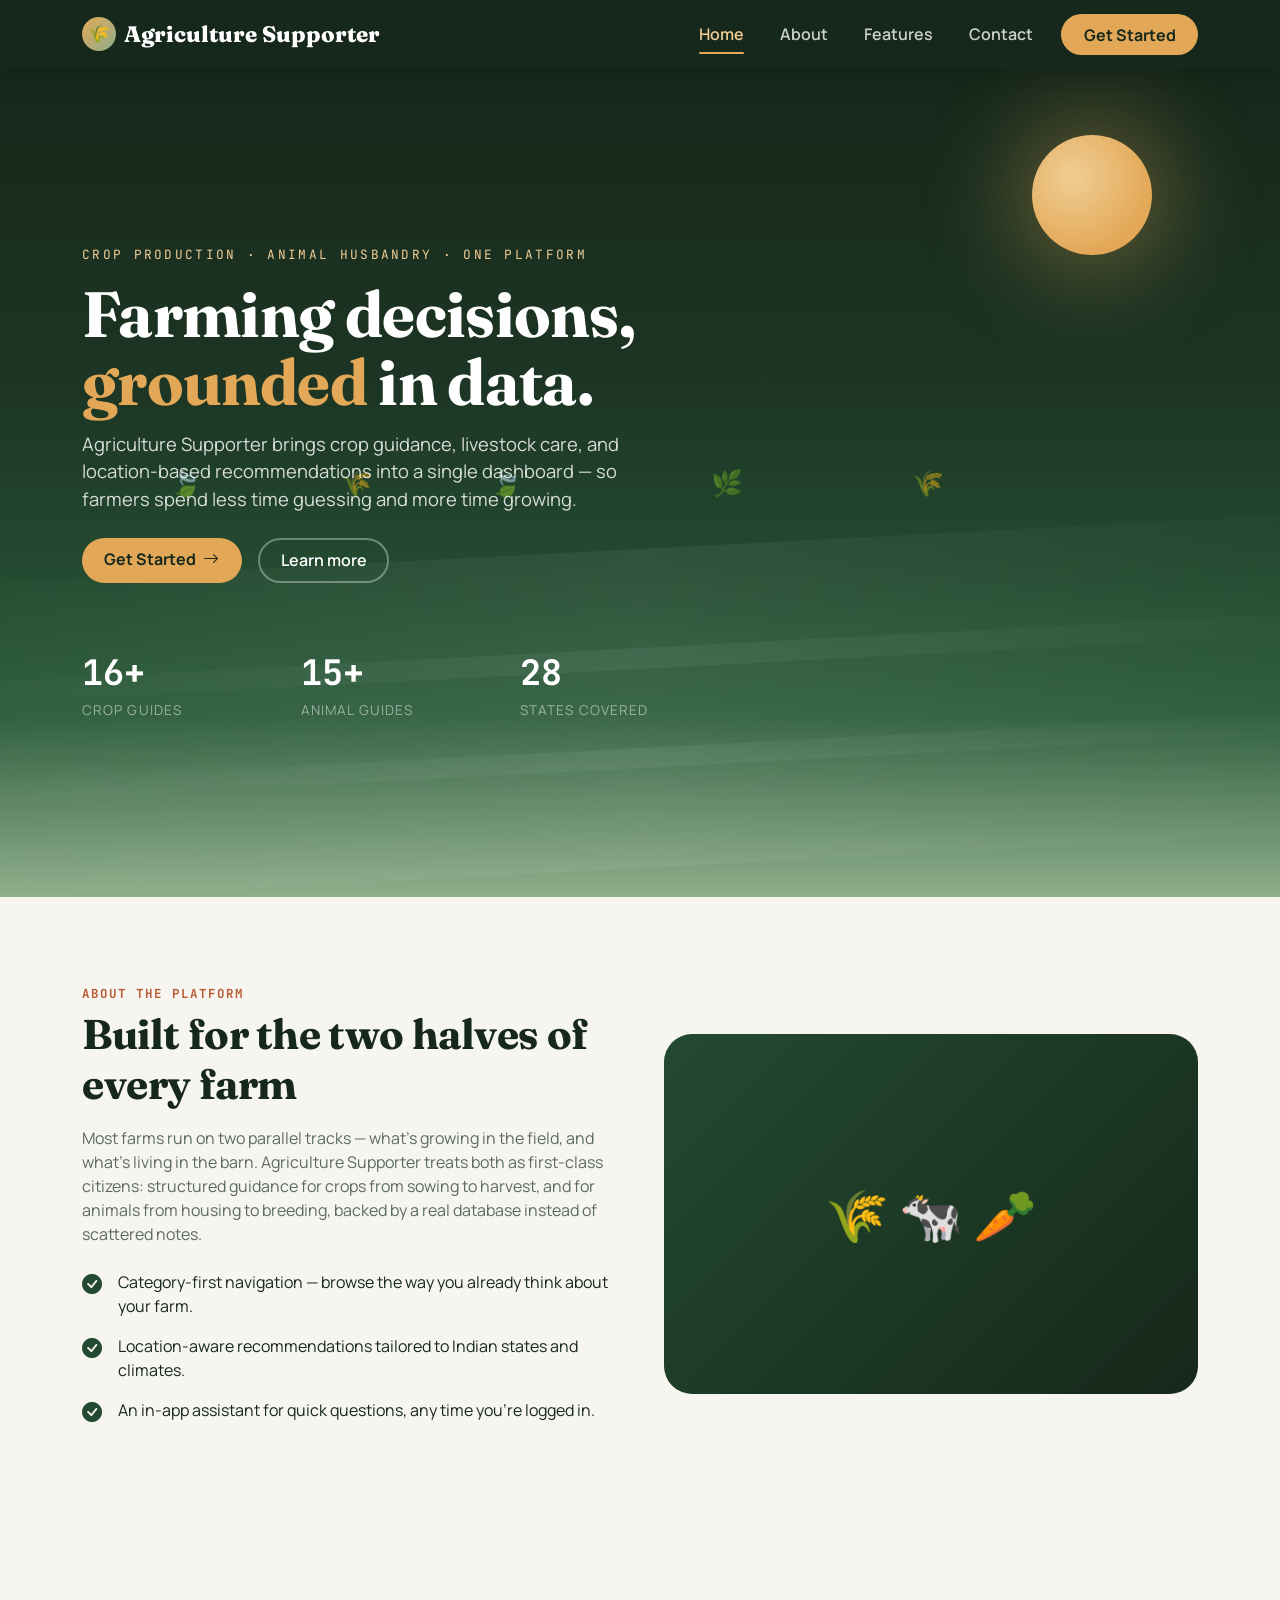
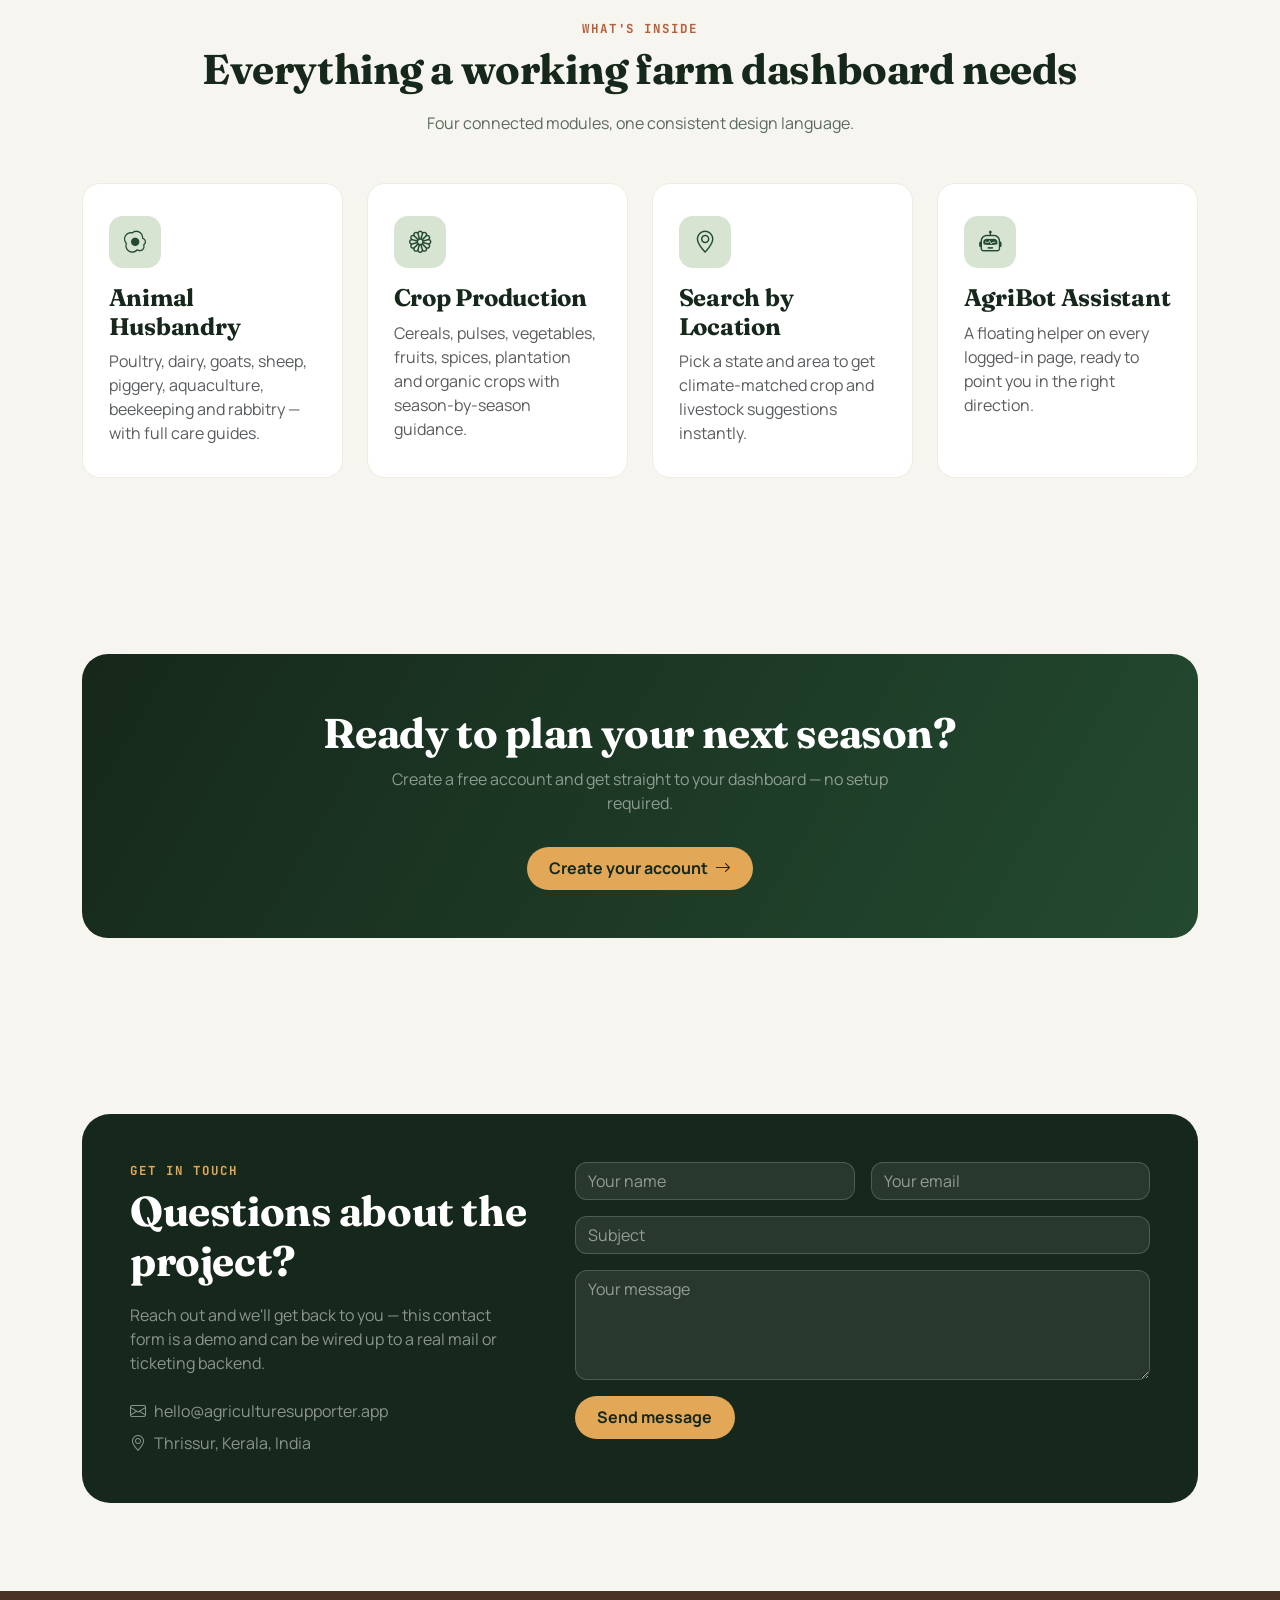
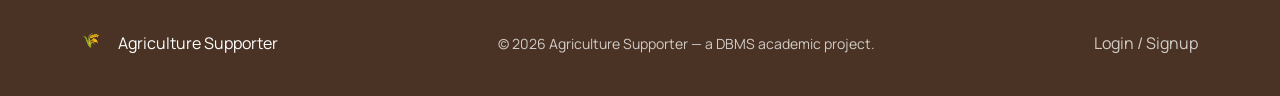
<file: index.html>
<!DOCTYPE html>
<html lang="en">
<head>
<meta charset="UTF-8">
<meta name="viewport" content="width=device-width, initial-scale=1.0">
<title>Agriculture Supporter — Smarter Farming, Rooted in Data</title>
<meta name="description" content="Agriculture Supporter helps farmers make better decisions on crop production and animal husbandry.">

<!-- Fonts -->
<link rel="preconnect" href="https://fonts.googleapis.com">
<link href="https://fonts.googleapis.com/css2?family=Fraunces:opsz,wght@9..144,600;9..144,700;9..144,800&family=Manrope:wght@400;500;600;700;800&family=JetBrains+Mono:wght@500;700&display=swap" rel="stylesheet">
<!-- Bootstrap -->
<link href="https://cdn.jsdelivr.net/npm/bootstrap@5.3.3/dist/css/bootstrap.min.css" rel="stylesheet">
<link rel="stylesheet" href="https://cdn.jsdelivr.net/npm/bootstrap-icons@1.11.3/font/bootstrap-icons.css">
<link rel="stylesheet" href="assets/css/main.css">
</head>
<body>

<!-- ================= NAVBAR ================= -->
<nav class="navbar navbar-expand-lg navbar-ag">
  <div class="container">
    <a class="brand" href="index.html"><span class="brand-mark">🌾</span> Agriculture Supporter</a>
    <button class="navbar-toggler bg-white" type="button" data-bs-toggle="collapse" data-bs-target="#navMain">
      <span class="navbar-toggler-icon"></span>
    </button>
    <div class="collapse navbar-collapse" id="navMain">
      <ul class="navbar-nav ms-auto align-items-lg-center gap-1">
        <li class="nav-item"><a class="nav-link active" data-section href="#home">Home</a></li>
        <li class="nav-item"><a class="nav-link" data-section href="#about">About</a></li>
        <li class="nav-item"><a class="nav-link" data-section href="#features">Features</a></li>
        <li class="nav-item"><a class="nav-link" data-section href="#contact">Contact</a></li>
        <li class="nav-item ms-lg-2 mt-2 mt-lg-0"><a class="btn-wheat" href="auth.html">Get Started</a></li>
      </ul>
    </div>
  </div>
</nav>

<!-- ================= HERO ================= -->
<header class="field-hero" id="home">
  <div class="row-band"></div>
  <div class="row-band"></div>
  <div class="row-band"></div>
  <div class="sun"></div>
  <span class="leaf-particle">🍃</span>
  <span class="leaf-particle">🌾</span>
  <span class="leaf-particle">🍃</span>
  <span class="leaf-particle">🌿</span>
  <span class="leaf-particle">🌾</span>

  <div class="container hero-content">
    <div class="row">
      <div class="col-lg-7">
        <div class="eyebrow">Crop production · Animal husbandry · One platform</div>
        <h1 class="mt-3">Farming decisions, <em>grounded</em> in data.</h1>
        <p class="lead-ag mt-3 mb-4">Agriculture Supporter brings crop guidance, livestock care, and location-based recommendations into a single dashboard — so farmers spend less time guessing and more time growing.</p>
        <div class="d-flex flex-wrap gap-3">
          <a href="auth.html" class="btn-wheat">Get Started <i class="bi bi-arrow-right ms-1"></i></a>
          <a href="#about" class="btn-outline-linen">Learn more</a>
        </div>
        <div class="row mt-5 g-3">
          <div class="col-4"><div class="stat-block text-start"><div class="num text-white">16+</div><div class="lbl text-white-50">Crop guides</div></div></div>
          <div class="col-4"><div class="stat-block text-start"><div class="num text-white">15+</div><div class="lbl text-white-50">Animal guides</div></div></div>
          <div class="col-4"><div class="stat-block text-start"><div class="num text-white">28</div><div class="lbl text-white-50">States covered</div></div></div>
        </div>
      </div>
    </div>
  </div>
</header>

<!-- ================= ABOUT ================= -->
<section class="section-pad" id="about">
  <div class="container">
    <div class="row align-items-center g-5">
      <div class="col-lg-6 reveal">
        <div class="section-eyebrow">About the platform</div>
        <h2 class="section-title">Built for the two halves of every farm</h2>
        <p class="section-sub mt-3">Most farms run on two parallel tracks — what's growing in the field, and what's living in the barn. Agriculture Supporter treats both as first-class citizens: structured guidance for crops from sowing to harvest, and for animals from housing to breeding, backed by a real database instead of scattered notes.</p>
        <ul class="list-unstyled mt-4">
          <li class="mb-3 d-flex gap-3"><i class="bi bi-check-circle-fill text-forest fs-5"></i><span>Category-first navigation — browse the way you already think about your farm.</span></li>
          <li class="mb-3 d-flex gap-3"><i class="bi bi-check-circle-fill text-forest fs-5"></i><span>Location-aware recommendations tailored to Indian states and climates.</span></li>
          <li class="mb-3 d-flex gap-3"><i class="bi bi-check-circle-fill text-forest fs-5"></i><span>An in-app assistant for quick questions, any time you're logged in.</span></li>
        </ul>
      </div>
      <div class="col-lg-6 reveal reveal-delay-2">
        <div class="about-image-mock">
          <div class="emoji-stack">
            <span>🌾</span><span>🐄</span><span>🥕</span>
          </div>
        </div>
      </div>
    </div>
  </div>
</section>

<!-- ================= FEATURES ================= -->
<section class="section-pad bg-linen" id="features">
  <div class="container">
    <div class="text-center mb-5 reveal">
      <div class="section-eyebrow">What's inside</div>
      <h2 class="section-title">Everything a working farm dashboard needs</h2>
      <p class="section-sub mx-auto mt-3">Four connected modules, one consistent design language.</p>
    </div>
    <div class="row g-4">
      <div class="col-md-6 col-lg-3 reveal reveal-delay-1">
        <div class="feature-card">
          <div class="icon-badge"><i class="bi bi-egg-fried"></i></div>
          <h4>Animal Husbandry</h4>
          <p class="mb-0 text-muted">Poultry, dairy, goats, sheep, piggery, aquaculture, beekeeping and rabbitry — with full care guides.</p>
        </div>
      </div>
      <div class="col-md-6 col-lg-3 reveal reveal-delay-2">
        <div class="feature-card">
          <div class="icon-badge"><i class="bi bi-flower1"></i></div>
          <h4>Crop Production</h4>
          <p class="mb-0 text-muted">Cereals, pulses, vegetables, fruits, spices, plantation and organic crops with season-by-season guidance.</p>
        </div>
      </div>
      <div class="col-md-6 col-lg-3 reveal reveal-delay-3">
        <div class="feature-card">
          <div class="icon-badge"><i class="bi bi-geo-alt"></i></div>
          <h4>Search by Location</h4>
          <p class="mb-0 text-muted">Pick a state and area to get climate-matched crop and livestock suggestions instantly.</p>
        </div>
      </div>
      <div class="col-md-6 col-lg-3 reveal reveal-delay-3">
        <div class="feature-card">
          <div class="icon-badge"><i class="bi bi-robot"></i></div>
          <h4>AgriBot Assistant</h4>
          <p class="mb-0 text-muted">A floating helper on every logged-in page, ready to point you in the right direction.</p>
        </div>
      </div>
    </div>
  </div>
</section>

<!-- ================= GET STARTED ================= -->
<section class="section-pad" id="get-started">
  <div class="container">
    <div class="dash-banner text-center py-5 reveal">
      <h2 class="text-white section-title">Ready to plan your next season?</h2>
      <p class="text-white-50 mx-auto" style="max-width:520px;">Create a free account and get straight to your dashboard — no setup required.</p>
      <a href="auth.html" class="btn-wheat mt-3 d-inline-block">Create your account <i class="bi bi-arrow-right ms-1"></i></a>
    </div>
  </div>
</section>

<!-- ================= CONTACT ================= -->
<section class="section-pad" id="contact">
  <div class="container">
    <div class="contact-panel">
      <div class="row g-5">
        <div class="col-lg-5 reveal">
          <div class="section-eyebrow" style="color:var(--wheat-500);">Get in touch</div>
          <h2 class="section-title text-white">Questions about the project?</h2>
          <p class="text-white-50 mt-3">Reach out and we'll get back to you — this contact form is a demo and can be wired up to a real mail or ticketing backend.</p>
          <div class="mt-4">
            <div class="d-flex align-items-center gap-2 text-white-50 mb-2"><i class="bi bi-envelope"></i> hello@agriculturesupporter.app</div>
            <div class="d-flex align-items-center gap-2 text-white-50"><i class="bi bi-geo-alt"></i> Thrissur, Kerala, India</div>
          </div>
        </div>
        <div class="col-lg-7 reveal reveal-delay-2">
          <form id="contactForm">
            <div class="row g-3">
              <div class="col-md-6"><input type="text" class="form-control" placeholder="Your name" required></div>
              <div class="col-md-6"><input type="email" class="form-control" placeholder="Your email" required></div>
              <div class="col-12"><input type="text" class="form-control" placeholder="Subject"></div>
              <div class="col-12"><textarea class="form-control" rows="4" placeholder="Your message" required></textarea></div>
              <div class="col-12"><button type="submit" class="btn-wheat">Send message</button></div>
            </div>
          </form>
        </div>
      </div>
    </div>
  </div>
</section>

<!-- ================= FOOTER ================= -->
<footer class="site-footer">
  <div class="container d-flex flex-wrap justify-content-between align-items-center gap-3">
    <div class="d-flex align-items-center gap-2 text-white"><span class="brand-mark d-inline-flex" style="width:28px;height:28px;font-size:.9rem;">🌾</span> Agriculture Supporter</div>
    <div class="small">&copy; <span class="ag-year"></span> Agriculture Supporter — a DBMS academic project.</div>
    <div><a href="auth.html">Login / Signup</a></div>
  </div>
</footer>

<script src="https://cdn.jsdelivr.net/npm/bootstrap@5.3.3/dist/js/bootstrap.bundle.min.js"></script>
<script src="assets/js/data.js"></script>
<script src="assets/js/main.js"></script>
</body>
</html>
</file>
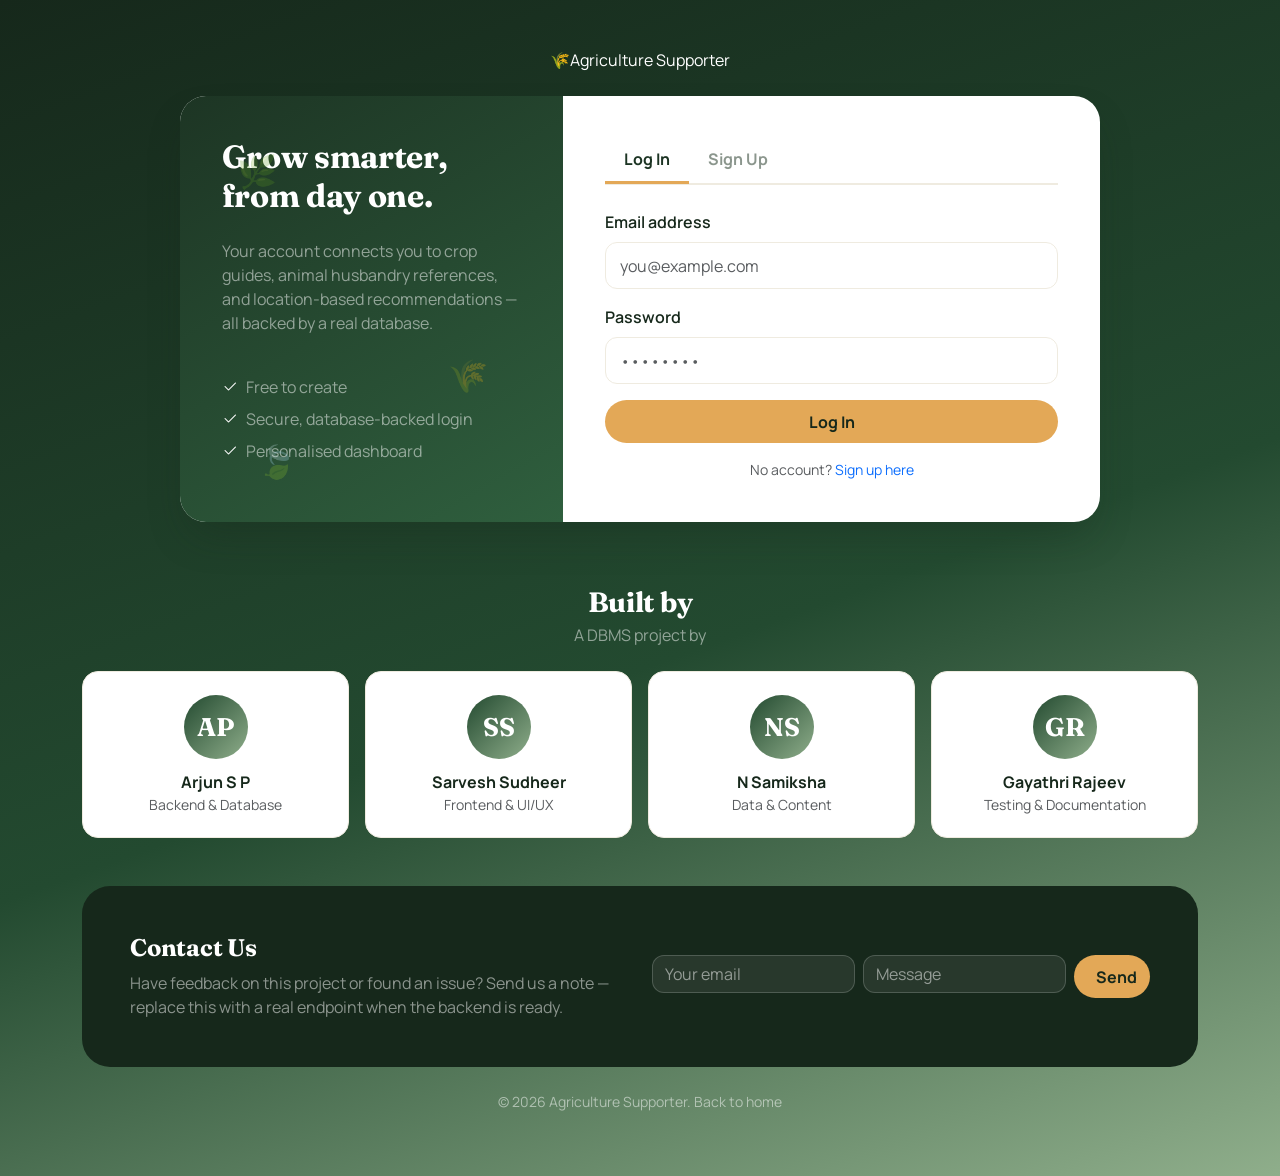
<file: auth.html>
<!DOCTYPE html>
<html lang="en">
<head>
<meta charset="UTF-8">
<meta name="viewport" content="width=device-width, initial-scale=1.0">
<title>Login / Signup — Agriculture Supporter</title>

<link rel="preconnect" href="https://fonts.googleapis.com">
<link href="https://fonts.googleapis.com/css2?family=Fraunces:opsz,wght@9..144,600;9..144,700;9..144,800&family=Manrope:wght@400;500;600;700;800&family=JetBrains+Mono:wght@500;700&display=swap" rel="stylesheet">
<link href="https://cdn.jsdelivr.net/npm/bootstrap@5.3.3/dist/css/bootstrap.min.css" rel="stylesheet">
<link rel="stylesheet" href="https://cdn.jsdelivr.net/npm/bootstrap-icons@1.11.3/font/bootstrap-icons.css">
<link rel="stylesheet" href="assets/css/main.css">
</head>
<body>

<div class="auth-wrap">
  <div class="container">
    <div class="text-center mb-4">
      <a href="index.html" class="brand justify-content-center d-flex" style="color:#fff;"><span class="brand-mark">🌾</span> Agriculture Supporter</a>
    </div>

    <div class="auth-card row g-0">
      <!-- Left decorative panel -->
      <div class="col-lg-5 auth-side">
        <span class="leaf-particle" style="top:12%;left:15%;">🌿</span>
        <span class="leaf-particle" style="top:60%;left:70%;">🌾</span>
        <span class="leaf-particle" style="top:80%;left:20%;">🍃</span>
        <h2 class="text-white">Grow smarter, from day one.</h2>
        <p class="text-white-50 mt-3">Your account connects you to crop guides, animal husbandry references, and location-based recommendations — all backed by a real database.</p>
        <ul class="list-unstyled mt-4 text-white-50">
          <li class="mb-2"><i class="bi bi-check2 me-2 text-white"></i>Free to create</li>
          <li class="mb-2"><i class="bi bi-check2 me-2 text-white"></i>Secure, database-backed login</li>
          <li><i class="bi bi-check2 me-2 text-white"></i>Personalised dashboard</li>
        </ul>
      </div>

      <!-- Right form panel -->
      <div class="col-lg-7 auth-form-side">
        <ul class="nav nav-tabs auth-tabs" id="authTabs" role="tablist">
          <li class="nav-item" role="presentation">
            <button class="nav-link active" id="login-tab" data-bs-toggle="tab" data-bs-target="#loginPane" type="button" role="tab">Log In</button>
          </li>
          <li class="nav-item" role="presentation">
            <button class="nav-link" id="signup-tab" data-bs-toggle="tab" data-bs-target="#signupPane" type="button" role="tab">Sign Up</button>
          </li>
        </ul>

        <div class="tab-content">
          <!-- LOGIN -->
          <div class="tab-pane fade show active" id="loginPane" role="tabpanel">
            <form id="loginForm" novalidate>
              <div class="mb-3">
                <label class="form-label fw-semibold" for="loginEmail">Email address</label>
                <input type="email" class="form-control form-control-ag" id="loginEmail" placeholder="you@example.com" required>
              </div>
              <div class="mb-3">
                <label class="form-label fw-semibold" for="loginPassword">Password</label>
                <input type="password" class="form-control form-control-ag" id="loginPassword" placeholder="••••••••" required minlength="6">
              </div>
              <div id="loginMsg" class="auth-msg d-none mb-3"></div>
              <button type="submit" class="btn-wheat w-100">Log In</button>
              <p class="text-center text-muted small mt-3 mb-0">No account? <a href="#" onclick="document.getElementById('signup-tab').click();return false;">Sign up here</a></p>
            </form>
          </div>

          <!-- SIGNUP -->
          <div class="tab-pane fade" id="signupPane" role="tabpanel">
            <form id="signupForm" novalidate>
              <div class="mb-3">
                <label class="form-label fw-semibold" for="signupName">Full name</label>
                <input type="text" class="form-control form-control-ag" id="signupName" placeholder="Anjali Menon" required>
              </div>
              <div class="mb-3">
                <label class="form-label fw-semibold" for="signupEmail">Email address</label>
                <input type="email" class="form-control form-control-ag" id="signupEmail" placeholder="you@example.com" required>
              </div>
              <div class="row">
                <div class="col-md-6 mb-3">
                  <label class="form-label fw-semibold" for="signupPassword">Password</label>
                  <input type="password" class="form-control form-control-ag" id="signupPassword" placeholder="••••••••" required minlength="6">
                </div>
                <div class="col-md-6 mb-3">
                  <label class="form-label fw-semibold" for="signupConfirm">Confirm password</label>
                  <input type="password" class="form-control form-control-ag" id="signupConfirm" placeholder="••••••••" required minlength="6">
                </div>
              </div>
              <div class="mb-3">
                <label class="form-label fw-semibold" for="signupFarmType">Primary interest</label>
                <select class="form-select form-control-ag" id="signupFarmType">
                  <option>General</option>
                  <option>Animal Husbandry</option>
                  <option>Crop Production</option>
                  <option>Both</option>
                </select>
              </div>
              <div id="signupMsg" class="auth-msg d-none mb-3"></div>
              <button type="submit" class="btn-wheat w-100">Create Account</button>
              <p class="text-center text-muted small mt-3 mb-0">Already have an account? <a href="#" onclick="document.getElementById('login-tab').click();return false;">Log in</a></p>
            </form>
          </div>
        </div>
      </div>
    </div>

    <!-- ============ CREATORS ============ -->
    <div class="mt-5 pt-3">
      <h3 class="text-center text-white mb-1">Built by</h3>
      <p class="text-center text-white-50 mb-4">A DBMS project by</p>
      <div class="row g-3 justify-content-center">
        <div class="col-6 col-md-3">
          <div class="creator-card"><div class="creator-avatar">AP</div><div class="fw-bold">Arjun S P</div><div class="small text-muted">Backend & Database</div></div>
        </div>
        <div class="col-6 col-md-3">
          <div class="creator-card"><div class="creator-avatar">SS</div><div class="fw-bold">Sarvesh Sudheer</div><div class="small text-muted">Frontend & UI/UX</div></div>
        </div>
        <div class="col-6 col-md-3">
          <div class="creator-card"><div class="creator-avatar">NS</div><div class="fw-bold">N Samiksha</div><div class="small text-muted">Data & Content</div></div>
        </div>
        <div class="col-6 col-md-3">
          <div class="creator-card"><div class="creator-avatar">GR</div><div class="fw-bold">Gayathri Rajeev</div><div class="small text-muted">Testing & Documentation</div></div>
        </div>
      </div>
    </div>

    <!-- ============ CONTACT US ============ -->
    <div class="contact-panel mt-5">
      <div class="row g-4 align-items-center">
        <div class="col-lg-6">
          <h4 class="text-white mb-2">Contact Us</h4>
          <p class="text-white-50 mb-0">Have feedback on this project or found an issue? Send us a note — replace this with a real endpoint when the backend is ready.</p>
        </div>
        <div class="col-lg-6">
          <form class="row g-2" id="authContactForm" onsubmit="event.preventDefault(); this.querySelector('button').textContent='Sent ✓'; setTimeout(()=>{this.querySelector('button').textContent='Send';this.reset();},2200);">
            <div class="col-md-5"><input type="email" class="form-control" placeholder="Your email" required></div>
            <div class="col-md-5"><input type="text" class="form-control" placeholder="Message" required></div>
            <div class="col-md-2"><button class="btn-wheat w-100" type="submit">Send</button></div>
          </form>
        </div>
      </div>
    </div>

    <p class="text-center text-white-50 small mt-4">&copy; <span class="ag-year"></span> Agriculture Supporter. <a href="index.html" class="text-white-50">Back to home</a></p>
  </div>
</div>

<script src="https://cdn.jsdelivr.net/npm/bootstrap@5.3.3/dist/js/bootstrap.bundle.min.js"></script>
<script src="assets/js/data.js"></script>
<script src="assets/js/main.js"></script>
<script src="assets/js/auth.js"></script>
</body>
</html>
</file>
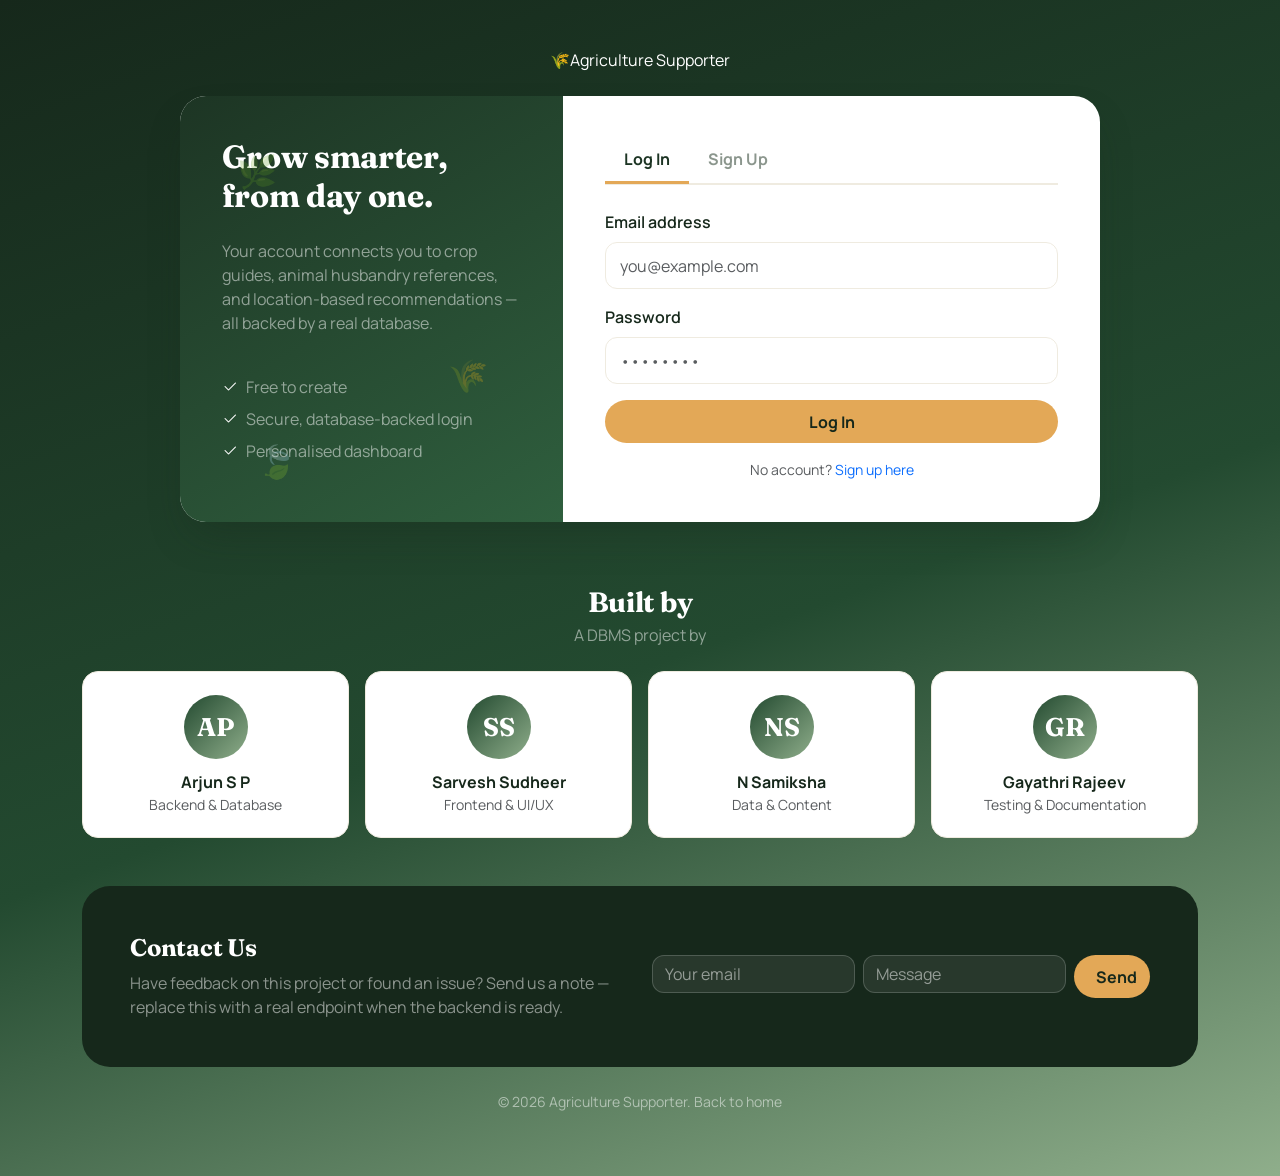
<file: dashboard.html>
<!DOCTYPE html>
<html lang="en">
<head>
<meta charset="UTF-8">
<meta name="viewport" content="width=device-width, initial-scale=1.0">
<title>Dashboard — Agriculture Supporter</title>
<link rel="preconnect" href="https://fonts.googleapis.com">
<link href="https://fonts.googleapis.com/css2?family=Fraunces:opsz,wght@9..144,600;9..144,700;9..144,800&family=Manrope:wght@400;500;600;700;800&family=JetBrains+Mono:wght@500;700&display=swap" rel="stylesheet">
<link href="https://cdn.jsdelivr.net/npm/bootstrap@5.3.3/dist/css/bootstrap.min.css" rel="stylesheet">
<link rel="stylesheet" href="https://cdn.jsdelivr.net/npm/bootstrap-icons@1.11.3/font/bootstrap-icons.css">
<link rel="stylesheet" href="assets/css/main.css">
</head>
<body class="bg-linen">

<nav class="navbar navbar-expand-lg navbar-ag">
  <div class="container">
    <a class="brand" href="dashboard.html"><span class="brand-mark">🌾</span> Agriculture Supporter</a>
    <button class="navbar-toggler bg-white" type="button" data-bs-toggle="collapse" data-bs-target="#navMain">
      <span class="navbar-toggler-icon"></span>
    </button>
    <div class="collapse navbar-collapse" id="navMain">
      <ul class="navbar-nav ms-auto align-items-lg-center gap-1">
        <li class="nav-item"><a class="nav-link active" href="dashboard.html">Dashboard</a></li>
        <li class="nav-item"><a class="nav-link" href="animal-husbandry.html">Animal Husbandry</a></li>
        <li class="nav-item"><a class="nav-link" href="crop-production.html">Crop Production</a></li>
        <li class="nav-item"><a class="nav-link" href="search-location.html">Search by Location</a></li>
        <li class="nav-item ms-lg-2 mt-2 mt-lg-0" id="navSessionSlot"></li>
      </ul>
    </div>
  </div>
</nav>

<div class="container py-5">
  <div class="dash-banner mb-5 reveal">
    <div class="badge-role mb-2 d-inline-block">Dashboard</div>
    <h1 class="text-white mb-1">Welcome back, <span id="dashUserName">Farmer</span> 👋</h1>
    <p class="text-white-50 mb-0" id="dashDate"></p>
  </div>

  <h2 class="section-title mb-4 reveal">Where do you want to go?</h2>
  <div class="row g-4">
    <div class="col-md-4 reveal reveal-delay-1">
      <a class="leaf-card hub-card d-block" href="animal-husbandry.html" style="--card-a:#F0CD94;--card-b:#E3A857;">
        <div class="leaf-visual">🐄</div>
        <span class="tag">Livestock</span>
        <h3>Animal Husbandry</h3>
        <p>Poultry, dairy, goats, sheep, piggery, aquaculture and more — with full care guides.</p>
        <span class="go-link">Explore <i class="bi bi-arrow-right"></i></span>
      </a>
    </div>
    <div class="col-md-4 reveal reveal-delay-2">
      <a class="leaf-card hub-card d-block" href="crop-production.html" style="--card-a:#D7E4D2;--card-b:#8FAE8B;">
        <div class="leaf-visual">🌾</div>
        <span class="tag">Cultivation</span>
        <h3>Crop Production</h3>
        <p>Cereals, pulses, vegetables, fruits, spices and plantation crops from sowing to harvest.</p>
        <span class="go-link">Explore <i class="bi bi-arrow-right"></i></span>
      </a>
    </div>
    <div class="col-md-4 reveal reveal-delay-3">
      <a class="leaf-card hub-card d-block" href="search-location.html" style="--card-a:#F0CD94;--card-b:#B85C38;">
        <div class="leaf-visual">📍</div>
        <span class="tag">Recommendations</span>
        <h3>Search by Location</h3>
        <p>Pick your state to get climate-matched crop and livestock suggestions instantly.</p>
        <span class="go-link">Explore <i class="bi bi-arrow-right"></i></span>
      </a>
    </div>
  </div>
</div>

<footer class="site-footer">
  <div class="container d-flex flex-wrap justify-content-between align-items-center gap-3">
    <div class="small">&copy; <span class="ag-year"></span> Agriculture Supporter</div>
    <div><a href="index.html">Home</a></div>
  </div>
</footer>

<script src="https://cdn.jsdelivr.net/npm/bootstrap@5.3.3/dist/js/bootstrap.bundle.min.js"></script>
<script src="assets/js/data.js"></script>
<script src="assets/js/main.js"></script>
<script src="assets/js/dashboard.js"></script>
<script src="assets/js/chatbot.js"></script>
</body>
</html>
</file>
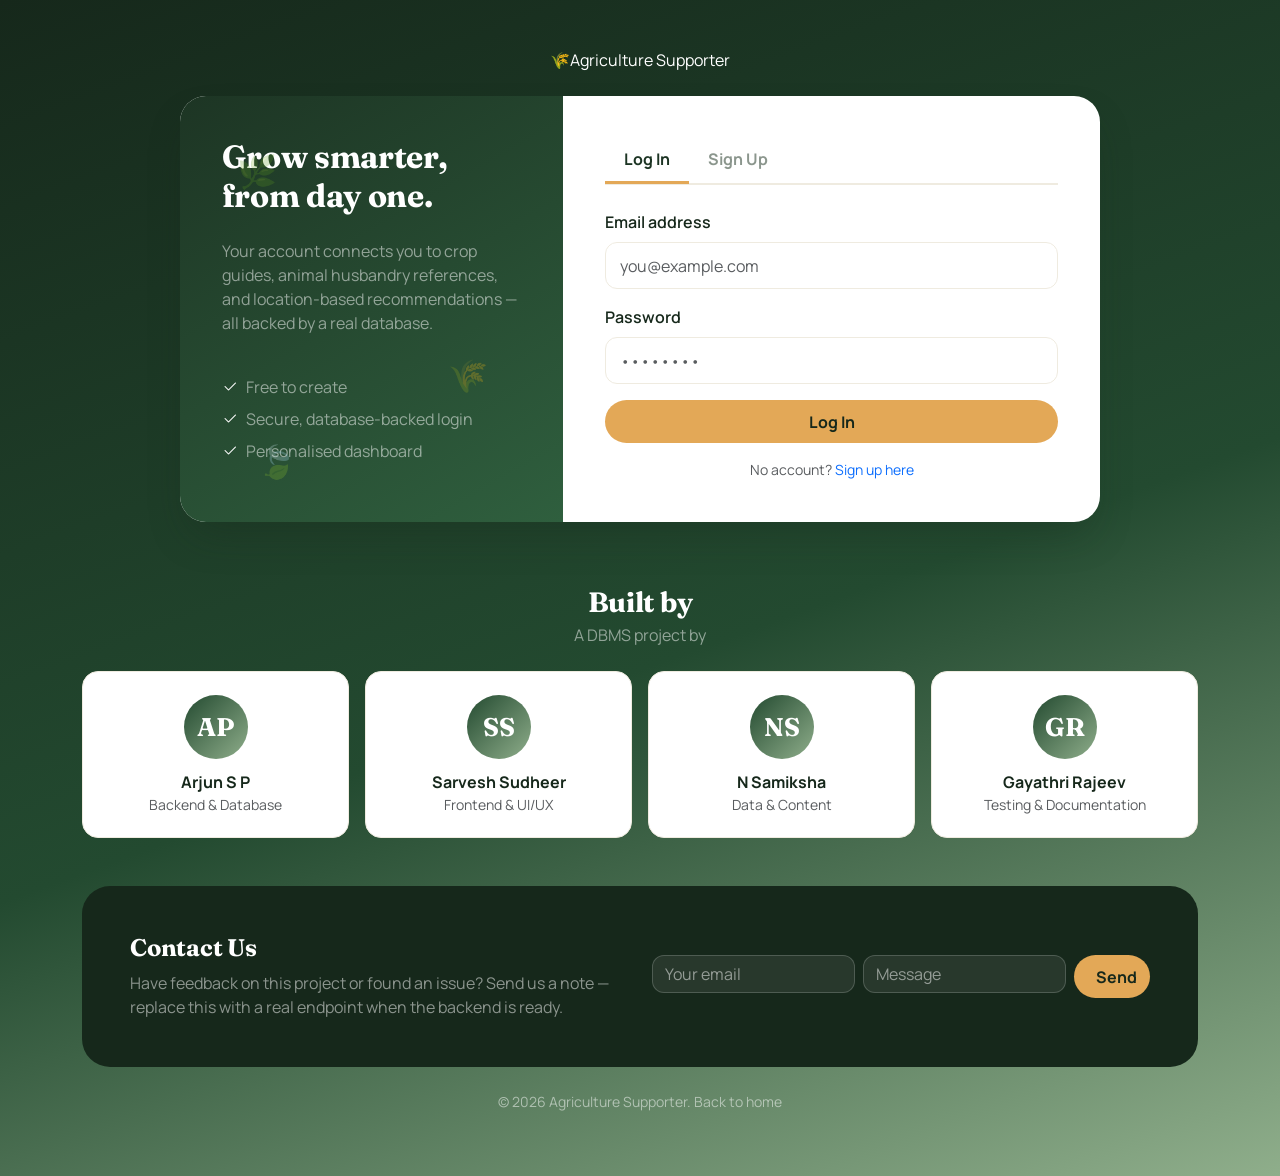
<file: search-location.html>
<!DOCTYPE html>
<html lang="en">
<head>
<meta charset="UTF-8">
<meta name="viewport" content="width=device-width, initial-scale=1.0">
<title>Search by Location — Agriculture Supporter</title>
<link rel="preconnect" href="https://fonts.googleapis.com">
<link href="https://fonts.googleapis.com/css2?family=Fraunces:opsz,wght@9..144,600;9..144,700;9..144,800&family=Manrope:wght@400;500;600;700;800&family=JetBrains+Mono:wght@500;700&display=swap" rel="stylesheet">
<link href="https://cdn.jsdelivr.net/npm/bootstrap@5.3.3/dist/css/bootstrap.min.css" rel="stylesheet">
<link rel="stylesheet" href="https://cdn.jsdelivr.net/npm/bootstrap-icons@1.11.3/font/bootstrap-icons.css">
<link rel="stylesheet" href="assets/css/main.css">
</head>
<body class="bg-linen">

<nav class="navbar navbar-expand-lg navbar-ag">
  <div class="container">
    <a class="brand" href="dashboard.html"><span class="brand-mark">🌾</span> Agriculture Supporter</a>
    <button class="navbar-toggler bg-white" type="button" data-bs-toggle="collapse" data-bs-target="#navMain">
      <span class="navbar-toggler-icon"></span>
    </button>
    <div class="collapse navbar-collapse" id="navMain">
      <ul class="navbar-nav ms-auto align-items-lg-center gap-1">
        <li class="nav-item"><a class="nav-link" href="dashboard.html">Dashboard</a></li>
        <li class="nav-item"><a class="nav-link" href="animal-husbandry.html">Animal Husbandry</a></li>
        <li class="nav-item"><a class="nav-link" href="crop-production.html">Crop Production</a></li>
        <li class="nav-item"><a class="nav-link active" href="search-location.html">Search by Location</a></li>
        <li class="nav-item ms-lg-2 mt-2 mt-lg-0" id="navSessionSlot"></li>
      </ul>
    </div>
  </div>
</nav>

<div class="page-banner">
  <div class="container">
    <div class="crumbs mb-2"><a href="dashboard.html">Dashboard</a><span>/</span><span>Search by Location</span></div>
    <h1>Search by Location</h1>
    <p>Choose your state and, optionally, a specific area — we'll pull climate-matched crop and livestock recommendations from the database.</p>
  </div>
</div>

<div class="container py-5">
  <div class="location-panel mb-5">
        <form id="locationSearchForm" class="row g-3 align-items-end">
      <div class="col-md-3">
        <label class="form-label fw-semibold" for="stateSelect">State</label>
        <select class="form-select form-control-ag" id="stateSelect" required></select>
      </div>
      <div class="col-md-3">
        <label class="form-label fw-semibold" for="districtSelect">District</label>
        <select class="form-select form-control-ag" id="districtSelect" required disabled></select>
      </div>
      <div class="col-md-4">
        <label class="form-label fw-semibold" for="localitySelect">Area / locality</label>
        <select class="form-select form-control-ag" id="localitySelect" required disabled></select>
      </div>
      <div class="col-md-2">
        <button type="submit" class="btn-wheat w-100"><i class="bi bi-search me-1"></i> Search</button>
      </div>
    </form>
  </div>

    <div id="locationEmpty" class="text-center text-muted py-4 d-none">
    <i class="bi bi-emoji-frown fs-1 d-block mb-2"></i>
    We don't have recommendations for this location yet.
  </div>

  <div id="locationResults" class="d-none">
    <div class="d-flex flex-wrap justify-content-between align-items-center mb-3">
      <h2 class="section-title mb-0" id="resStateTitle">State</h2>
      <span class="badge-soft px-3 py-2" id="resClimate">Climate</span>
    </div>
    <p class="text-muted mb-4" id="resTip"></p>

    <h5 class="mb-3"><i class="bi bi-flower1 text-forest me-2"></i>Recommended crops</h5>
    <div class="row g-3 mb-5" id="resCrops"></div>

    <h5 class="mb-3"><i class="bi bi-egg-fried text-forest me-2"></i>Recommended livestock</h5>
    <div class="row g-3" id="resAnimals"></div>
  </div>
</div>

<footer class="site-footer">
  <div class="container d-flex flex-wrap justify-content-between align-items-center gap-3">
    <div class="small">&copy; <span class="ag-year"></span> Agriculture Supporter</div>
    <div><a href="index.html">Home</a></div>
  </div>
</footer>

<script src="https://cdn.jsdelivr.net/npm/bootstrap@5.3.3/dist/js/bootstrap.bundle.min.js"></script>
<script src="assets/js/data.js"></script>
<script src="assets/js/main.js"></script>
<script src="assets/js/search-location.js"></script>
<script src="assets/js/chatbot.js"></script>
</body>
</html>
</file>
<file: assets/css/main.css>
/* =========================================================================
   AGRICULTURE SUPPORTER — CORE DESIGN SYSTEM
   Palette, type scale, and the two signature motifs used everywhere:
   1) "Leaf-corner" cards  – every clickable image tile has one asymmetric
      leaf-tip corner (clip-path), tying navigation visually to the theme.
   2) "Field-row" bands    – horizontal gradient bands used on hero/dividers
      to evoke plowed rows/terraces instead of a flat gradient blob.
   ========================================================================= */

:root{
  /* ---- Color tokens ---- */
  --forest-900:#16281B;
  --forest-800:#1D3524;
  --forest-700:#234A30;
  --forest-600:#2F5F3E;
  --sage-400:#8FAE8B;
  --sage-200:#D7E4D2;
  --wheat-500:#E3A857;
  --wheat-300:#F0CD94;
  --rust-500:#B85C38;
  --soil-800:#4A3324;
  --linen-50:#F7F5EF;
  --linen-100:#EFEBE0;
  --white:#FFFFFF;

  /* ---- Type tokens ---- */
  --font-display:'Fraunces', Georgia, serif;
  --font-body:'Manrope', -apple-system, sans-serif;
  --font-mono:'JetBrains Mono', monospace;

  /* ---- Misc ---- */
  --shadow-soft:0 12px 30px -10px rgba(22,40,27,0.25);
  --shadow-lift:0 20px 40px -12px rgba(22,40,27,0.35);
  --radius-card:22px;
  --transition-base: 0.35s cubic-bezier(.22,.9,.32,1);
}

*{box-sizing:border-box;}
html{scroll-behavior:smooth;}
body{
  margin:0;
  font-family:var(--font-body);
  background:var(--linen-50);
  color:var(--forest-900);
  overflow-x:hidden;
}
h1,h2,h3,h4,.font-display{
  font-family:var(--font-display);
  color:var(--forest-900);
  font-weight:700;
  letter-spacing:-0.01em;
}
.font-mono{font-family:var(--font-mono);}
a{text-decoration:none;}
img{max-width:100%;}

::selection{background:var(--wheat-300);}

/* Respect reduced motion preference across the whole site */
@media (prefers-reduced-motion: reduce){
  *{animation-duration:0.001ms !important; animation-iteration-count:1 !important; transition-duration:0.001ms !important; scroll-behavior:auto !important;}
}

/* Visible keyboard focus everywhere */
a:focus-visible,button:focus-visible,input:focus-visible,select:focus-visible,textarea:focus-visible{
  outline:3px solid var(--wheat-500);
  outline-offset:2px;
}

/* =========================================================================
   NAVBAR
   ========================================================================= */
.navbar-ag{
  background:var(--forest-900);
  padding:0.9rem 0;
  position:sticky; top:0; z-index:1000;
  box-shadow:0 4px 18px rgba(0,0,0,0.15);
}
.navbar-ag .brand{
  font-family:var(--font-display);
  font-weight:800;
  color:var(--white);
  font-size:1.4rem;
  display:flex; align-items:center; gap:.5rem;
}
.navbar-ag .brand .brand-mark{
  width:34px;height:34px;border-radius:50%;
  background:linear-gradient(135deg,var(--wheat-500),var(--sage-400));
  display:flex;align-items:center;justify-content:center;font-size:1.1rem;
}
.navbar-ag .nav-link{
  color:rgba(255,255,255,0.78) !important;
  font-weight:600;
  padding:.5rem 1rem !important;
  position:relative;
  transition:color var(--transition-base);
}
.navbar-ag .nav-link:hover,.navbar-ag .nav-link.active{color:var(--wheat-300) !important;}
.navbar-ag .nav-link.active::after{
  content:"";position:absolute;left:1rem;right:1rem;bottom:0;height:2px;
  background:var(--wheat-500);border-radius:2px;
}
.btn-wheat{
  background:var(--wheat-500);
  border:none;
  color:var(--forest-900);
  font-weight:700;
  padding:.6rem 1.4rem;
  border-radius:50px;
  transition:transform var(--transition-base), box-shadow var(--transition-base), background var(--transition-base);
}
.btn-wheat:hover{background:var(--wheat-300); transform:translateY(-2px); box-shadow:var(--shadow-soft); color:var(--forest-900);}
.btn-outline-linen{
  border:2px solid rgba(255,255,255,0.35);
  color:var(--white);
  border-radius:50px;
  padding:.55rem 1.3rem;
  font-weight:600;
  transition:var(--transition-base);
  background:transparent;
}
.btn-outline-linen:hover{border-color:var(--wheat-500); color:var(--wheat-300);}

/* =========================================================================
   FIELD-ROW HERO (signature background motif)
   Layered horizontal bands + a drifting sun + rising leaf/wheat particles.
   ========================================================================= */
.field-hero{
  position:relative;
  min-height:92vh;
  display:flex;align-items:center;
  overflow:hidden;
  background:
    linear-gradient(180deg, var(--forest-900) 0%, var(--forest-800) 38%, var(--forest-700) 60%, var(--forest-600) 78%, var(--sage-400) 100%);
}
.field-hero .row-band{
  position:absolute; left:-10%; right:-10%; height:120px;
  background:linear-gradient(90deg, transparent, rgba(255,255,255,0.06), transparent);
  transform:skewY(-3deg);
  animation:driftRow 22s linear infinite;
}
.field-hero .row-band:nth-child(1){top:58%; animation-duration:26s;}
.field-hero .row-band:nth-child(2){top:70%; animation-duration:19s; animation-direction:reverse;}
.field-hero .row-band:nth-child(3){top:82%; animation-duration:31s;}
@keyframes driftRow{
  0%{transform:skewY(-3deg) translateX(-6%);}
  100%{transform:skewY(-3deg) translateX(6%);}
}
.field-hero .sun{
  position:absolute; top:8%; right:10%;
  width:120px;height:120px;border-radius:50%;
  background:radial-gradient(circle at 35% 35%, var(--wheat-300), var(--wheat-500) 70%);
  box-shadow:0 0 90px 20px rgba(227,168,87,0.35);
  animation:floatSun 8s ease-in-out infinite;
}
@keyframes floatSun{0%,100%{transform:translateY(0)}50%{transform:translateY(14px)}}
.field-hero .leaf-particle{
  position:absolute; font-size:1.6rem; opacity:.55;
  animation:riseLeaf 14s linear infinite;
}
@keyframes riseLeaf{
  0%{transform:translateY(10vh) rotate(0deg); opacity:0;}
  10%{opacity:.6;}
  90%{opacity:.5;}
  100%{transform:translateY(-95vh) rotate(340deg); opacity:0;}
}
.field-hero .hero-content{position:relative; z-index:3;}
.field-hero .eyebrow{
  font-family:var(--font-mono);
  letter-spacing:.18em;
  text-transform:uppercase;
  color:var(--wheat-300);
  font-size:.8rem;
}
.field-hero h1{
  color:var(--white);
  font-size:clamp(2.4rem,5vw,4rem);
  line-height:1.05;
}
.field-hero h1 em{color:var(--wheat-500); font-style:normal;}
.field-hero p.lead-ag{
  color:rgba(255,255,255,0.82);
  font-size:1.15rem;
  max-width:560px;
}

/* Wavy furrow divider between sections, instead of a plain straight line */
.furrow-divider{
  width:100%; height:60px; display:block;
}

/* =========================================================================
   SCROLL REVEAL
   ========================================================================= */
.reveal{opacity:0; transform:translateY(28px); transition:opacity .7s ease, transform .7s ease;}
.reveal.in-view{opacity:1; transform:translateY(0);}
.reveal-delay-1{transition-delay:.08s;}
.reveal-delay-2{transition-delay:.16s;}
.reveal-delay-3{transition-delay:.24s;}

/* =========================================================================
   SECTIONS (Landing page)
   ========================================================================= */
.section-pad{padding:5.5rem 0;}
.section-eyebrow{
  font-family:var(--font-mono); text-transform:uppercase; letter-spacing:.16em;
  color:var(--rust-500); font-size:.78rem; font-weight:700;
}
.section-title{font-size:clamp(1.8rem,3.4vw,2.6rem); margin-top:.4rem;}
.section-sub{color:#5b6b60; max-width:620px;}

.feature-card{
  background:var(--white);
  border-radius:18px;
  padding:2rem 1.6rem;
  height:100%;
  border:1px solid var(--linen-100);
  transition:transform var(--transition-base), box-shadow var(--transition-base), border-color var(--transition-base);
}
.feature-card:hover{transform:translateY(-8px); box-shadow:var(--shadow-lift); border-color:var(--sage-400);}
.feature-card .icon-badge{
  width:52px;height:52px;border-radius:14px;
  display:flex;align-items:center;justify-content:center;
  background:var(--sage-200); color:var(--forest-700); font-size:1.4rem;
  margin-bottom:1rem;
}
.about-image-mock{
  border-radius:28px;
  background:linear-gradient(135deg, var(--forest-700), var(--forest-900));
  min-height:360px;
  position:relative; overflow:hidden;
  display:flex;align-items:center;justify-content:center;
}
.about-image-mock .emoji-stack span{
  font-size:3.2rem; margin:0 .3rem; display:inline-block;
  animation:bob 4s ease-in-out infinite;
}
.about-image-mock .emoji-stack span:nth-child(2){animation-delay:.6s;}
.about-image-mock .emoji-stack span:nth-child(3){animation-delay:1.2s;}
@keyframes bob{0%,100%{transform:translateY(0)}50%{transform:translateY(-10px)}}

.stat-block{text-align:center;}
.stat-block .num{font-family:var(--font-mono); font-size:2.2rem; font-weight:700; color:var(--forest-700);}
.stat-block .lbl{color:#5b6b60; font-size:.85rem; text-transform:uppercase; letter-spacing:.08em;}

.contact-panel{
  background:var(--forest-900); border-radius:28px; color:var(--white);
  padding:3rem; position:relative; overflow:hidden;
}
.contact-panel input,.contact-panel textarea{
  background:rgba(255,255,255,0.08); border:1px solid rgba(255,255,255,0.18);
  color:var(--white); border-radius:12px;
}
.contact-panel input::placeholder,.contact-panel textarea::placeholder{color:rgba(255,255,255,0.5);}
.contact-panel input:focus,.contact-panel textarea:focus{
  background:rgba(255,255,255,0.12); border-color:var(--wheat-500); color:var(--white); box-shadow:none;
}

footer.site-footer{
  background:var(--soil-800); color:rgba(255,255,255,0.75); padding:2.4rem 0;
}
footer.site-footer a{color:rgba(255,255,255,0.75);}
footer.site-footer a:hover{color:var(--wheat-300);}

/* =========================================================================
   LEAF-CORNER IMAGE CARDS (signature navigation element)
   Used for: dashboard hub cards, category cards, item cards, creator cards.
   ========================================================================= */
.leaf-card{
  --tag-color:var(--forest-700);
  background:var(--white);
  border-radius:var(--radius-card);
  clip-path:polygon(0% 8%, 92% 0%, 100% 92%, 8% 100%);
  padding:1.6rem 1.5rem 1.8rem;
  height:100%;
  display:flex;flex-direction:column;
  border:1px solid var(--linen-100);
  cursor:pointer;
  transition:transform var(--transition-base), box-shadow var(--transition-base);
  text-align:left;
  color:var(--forest-900);
}
.leaf-card:hover, .leaf-card:focus-visible{
  transform:translateY(-10px) rotate(-0.4deg);
  box-shadow:var(--shadow-lift);
}
.leaf-card .leaf-visual{
  border-radius:16px;
  height:150px;
  display:flex;align-items:center;justify-content:center;
  font-size:3.6rem;
  margin-bottom:1rem;
  background:linear-gradient(140deg, var(--card-a, var(--sage-200)), var(--card-b, var(--wheat-300)));
  transition:transform var(--transition-base);
}
.leaf-card:hover .leaf-visual{transform:scale(1.05) rotate(1.5deg);}
.leaf-card .tag{
  font-family:var(--font-mono); font-size:.68rem; text-transform:uppercase;
  letter-spacing:.1em; color:var(--tag-color); font-weight:700;
  background:color-mix(in srgb, var(--tag-color) 12%, white);
  display:inline-block; padding:.2rem .55rem; border-radius:6px; margin-bottom:.5rem; width:fit-content;
}
.leaf-card h3,.leaf-card h4{margin:0 0 .35rem; font-size:1.15rem;}
.leaf-card p{color:#5b6b60; font-size:.9rem; margin-bottom:.8rem; flex-grow:1;}
.leaf-card .go-link{
  font-weight:700; font-size:.85rem; color:var(--forest-700);
  display:flex; align-items:center; gap:.35rem;
}
.leaf-card .go-link i{transition:transform var(--transition-base);}
.leaf-card:hover .go-link i{transform:translateX(5px);}

/* card size variant for the big dashboard hub tiles */
.leaf-card.hub-card .leaf-visual{height:190px; font-size:4.6rem;}
.leaf-card.hub-card h3{font-size:1.4rem;}

/* =========================================================================
   BREADCRUMB / PAGE HEADER (used on category / detail pages)
   ========================================================================= */
.page-banner{
  background:linear-gradient(120deg, var(--forest-900), var(--forest-700));
  color:var(--white);
  padding:3.2rem 0 3.6rem;
  position:relative;
  overflow:hidden;
}
.page-banner .crumbs a{color:rgba(255,255,255,0.65); font-weight:600; font-size:.85rem;}
.page-banner .crumbs a:hover{color:var(--wheat-300);}
.page-banner .crumbs span{color:rgba(255,255,255,0.4); margin:0 .4rem;}
.page-banner h1{color:var(--white); margin-top:.4rem;}
.page-banner p{color:rgba(255,255,255,0.75); max-width:620px;}

/* =========================================================================
   DETAIL PAGE (animal / crop detail)
   ========================================================================= */
.detail-hero-visual{
  border-radius:24px;
  height:260px;
  display:flex;align-items:center;justify-content:center;
  font-size:6rem;
  background:linear-gradient(140deg, var(--card-a, var(--sage-200)), var(--card-b, var(--wheat-300)));
}
.info-accordion .accordion-item{
  border:1px solid var(--linen-100); border-radius:14px !important; margin-bottom:.8rem; overflow:hidden;
}
.info-accordion .accordion-button{
  font-family:var(--font-display); font-weight:700; color:var(--forest-900);
  background:var(--white);
}
.info-accordion .accordion-button:not(.collapsed){
  background:var(--sage-200); color:var(--forest-900); box-shadow:none;
}
.info-accordion .accordion-button:focus{box-shadow:none; outline:3px solid var(--wheat-500);}
.info-accordion .accordion-body{background:var(--linen-50);}
.quick-fact{
  background:var(--white); border:1px solid var(--linen-100); border-radius:14px;
  padding:1rem; text-align:center;
}
.quick-fact i{font-size:1.5rem; color:var(--forest-700); margin-bottom:.4rem; display:block;}
.quick-fact .qf-label{font-size:.72rem; text-transform:uppercase; letter-spacing:.06em; color:#5b6b60; font-family:var(--font-mono);}
.quick-fact .qf-val{font-weight:700;}

/* =========================================================================
   AUTH PAGE
   ========================================================================= */
.auth-wrap{
  min-height:100vh;
  background:linear-gradient(160deg, var(--forest-900), var(--forest-700) 55%, var(--sage-400));
  display:flex; align-items:center; padding:3rem 0;
  position:relative;
}
.auth-card{
  background:var(--white);
  border-radius:26px;
  box-shadow:var(--shadow-lift);
  overflow:hidden;
  max-width:920px;
  margin:0 auto;
}
.auth-side{
  background:linear-gradient(150deg, var(--forest-800), var(--forest-600));
  color:var(--white); padding:2.6rem; display:flex; flex-direction:column; justify-content:center;
  position:relative; overflow:hidden;
}
.auth-side .leaf-particle{position:absolute; font-size:2rem; opacity:.25;}
.auth-form-side{padding:2.6rem;}
.nav-tabs.auth-tabs{border-bottom:2px solid var(--linen-100); margin-bottom:1.6rem;}
.nav-tabs.auth-tabs .nav-link{
  border:none; font-weight:700; color:#8b968d; padding:.6rem 1.2rem;
}
.nav-tabs.auth-tabs .nav-link.active{
  color:var(--forest-800); border-bottom:3px solid var(--wheat-500); background:transparent;
}
.form-control-ag{
  border:1.5px solid var(--linen-100); border-radius:12px; padding:.65rem .9rem;
}
.form-control-ag:focus{border-color:var(--sage-400); box-shadow:0 0 0 3px rgba(143,174,139,0.25);}
.auth-msg{font-size:.85rem; border-radius:10px; padding:.6rem .9rem;}

/* creator + contact section on auth page */
.creator-card{
  background:var(--white); border:1px solid var(--linen-100); border-radius:16px;
  text-align:center; padding:1.4rem 1rem; transition:var(--transition-base);
}
.creator-card:hover{transform:translateY(-6px); box-shadow:var(--shadow-soft);}
.creator-avatar{
  width:64px;height:64px;border-radius:50%;margin:0 auto .7rem;
  display:flex;align-items:center;justify-content:center;font-size:1.6rem; color:var(--white);
  background:linear-gradient(135deg, var(--forest-700), var(--sage-400));
  font-family:var(--font-display); font-weight:700;
}

/* =========================================================================
   DASHBOARD / LOGGED-IN CHROME
   ========================================================================= */
.dash-banner{
  background:linear-gradient(120deg, var(--forest-900), var(--forest-700));
  border-radius:26px; color:var(--white); padding:2.6rem; position:relative; overflow:hidden;
}
.dash-banner .badge-role{
  font-family:var(--font-mono); font-size:.7rem; letter-spacing:.08em; text-transform:uppercase;
  background:rgba(255,255,255,0.12); padding:.3rem .7rem; border-radius:6px;
}

/* Floating chatbot */
.chatbot-fab{
  position:fixed; bottom:26px; right:26px; z-index:1200;
  width:60px; height:60px; border-radius:50%;
  background:linear-gradient(135deg, var(--wheat-500), var(--rust-500));
  display:flex; align-items:center; justify-content:center;
  font-size:1.6rem; color:var(--white);
  box-shadow:var(--shadow-lift);
  border:none; cursor:pointer;
  animation:pulseFab 3s ease-in-out infinite;
}
.chatbot-fab:hover{transform:scale(1.08);}
@keyframes pulseFab{0%,100%{box-shadow:0 0 0 0 rgba(184,92,56,0.4), var(--shadow-lift);}50%{box-shadow:0 0 0 14px rgba(184,92,56,0),var(--shadow-lift);}}

.chatbot-panel{
  position:fixed; bottom:98px; right:26px; z-index:1200;
  width:330px; max-height:440px;
  background:var(--white); border-radius:20px; box-shadow:var(--shadow-lift);
  display:flex; flex-direction:column; overflow:hidden;
  transform:translateY(20px) scale(.96); opacity:0; pointer-events:none;
  transition:var(--transition-base);
}
.chatbot-panel.open{transform:translateY(0) scale(1); opacity:1; pointer-events:auto;}
.chatbot-head{
  background:var(--forest-900); color:var(--white); padding:.9rem 1.1rem;
  display:flex; align-items:center; justify-content:between; gap:.6rem;
}
.chatbot-body{
  flex:1; padding:.9rem; overflow-y:auto; font-size:.88rem; background:var(--linen-50);
}
.chatbot-body .msg{margin-bottom:.6rem; max-width:85%; padding:.55rem .8rem; border-radius:12px; line-height:1.35;}
.chatbot-body .msg.bot{background:var(--sage-200); color:var(--forest-900);}
.chatbot-body .msg.user{background:var(--forest-700); color:var(--white); margin-left:auto;}
.chatbot-foot{padding:.7rem; border-top:1px solid var(--linen-100); display:flex; gap:.5rem;}
.chatbot-foot input{flex:1; border:1.5px solid var(--linen-100); border-radius:10px; padding:.5rem .7rem; font-size:.85rem;}
.chatbot-quick{display:flex; flex-wrap:wrap; gap:.35rem; margin-bottom:.6rem;}
.chatbot-quick button{
  border:1px solid var(--sage-400); background:var(--white); color:var(--forest-700);
  border-radius:20px; font-size:.72rem; padding:.25rem .65rem; cursor:pointer;
}
.chatbot-quick button:hover{background:var(--sage-200);}

/* Search by location */
.location-panel{
  background:var(--white); border-radius:22px; padding:2rem; box-shadow:var(--shadow-soft);
}
.rec-card{
  border-left:4px solid var(--wheat-500); background:var(--linen-50); border-radius:12px; padding:1.1rem 1.3rem;
}

/* Utility */
.badge-soft{background:var(--sage-200); color:var(--forest-800); font-weight:700; border-radius:8px;}
.text-forest{color:var(--forest-700) !important;}
.bg-linen{background:var(--linen-50) !important;}
.grow-hover{transition:transform var(--transition-base);}
.grow-hover:hover{transform:translateY(-4px);}

@media (max-width: 767px){
  .field-hero{min-height:auto; padding:6rem 0 4rem;}
  .auth-side{display:none;}
  .chatbot-panel{width:90vw; right:5vw;}
}
</file>
